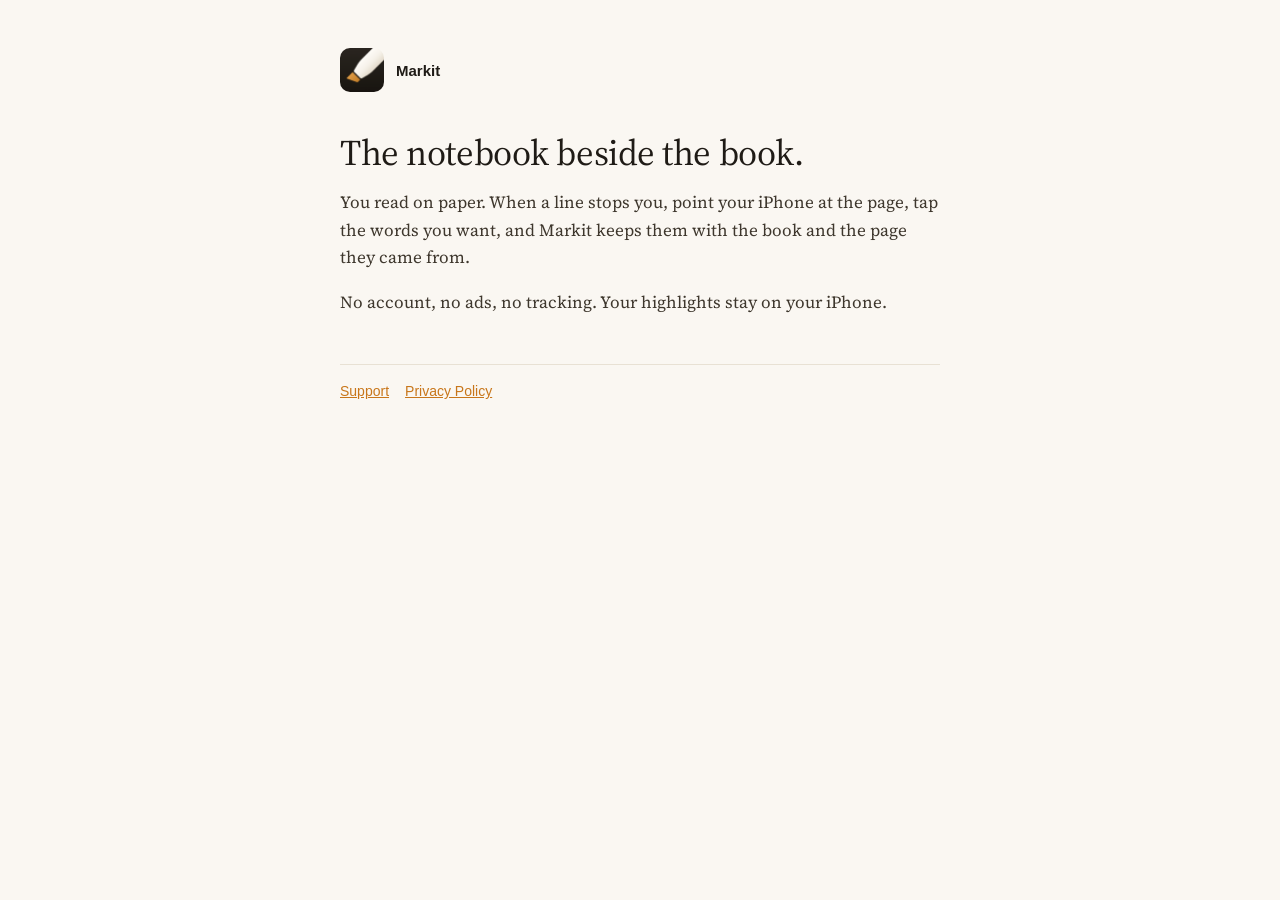
<file: index.html>
<!doctype html>
<html lang="en">
<head>
<meta charset="utf-8">
<meta name="viewport" content="width=device-width, initial-scale=1">
<title>Markit</title>
<meta name="description" content="Save highlights from the paper books you read.">
<link rel="preconnect" href="https://fonts.googleapis.com">
<link rel="preconnect" href="https://fonts.gstatic.com" crossorigin>
<link href="https://fonts.googleapis.com/css2?family=IBM+Plex+Mono&family=Source+Serif+4:opsz,wght@8..60,400;8..60,600&display=swap" rel="stylesheet">
<link rel="icon" href="icon.png">
<link rel="apple-touch-icon" href="icon.png">
<link rel="stylesheet" href="style.css">
</head>
<body>
<main>
  <header><a href="./"><img src="icon.png" alt="">Markit</a></header>

  <h1>The notebook beside the book.</h1>
  <p>You read on paper. When a line stops you, point your iPhone at the page, tap the words you want, and Markit keeps them with the book and the page they came from.</p>
  <p>No account, no ads, no tracking. Your highlights stay on your iPhone.</p>

  <nav><a href="support/">Support</a><a href="privacy/">Privacy Policy</a></nav>
</main>
</body>
</html>
</file>
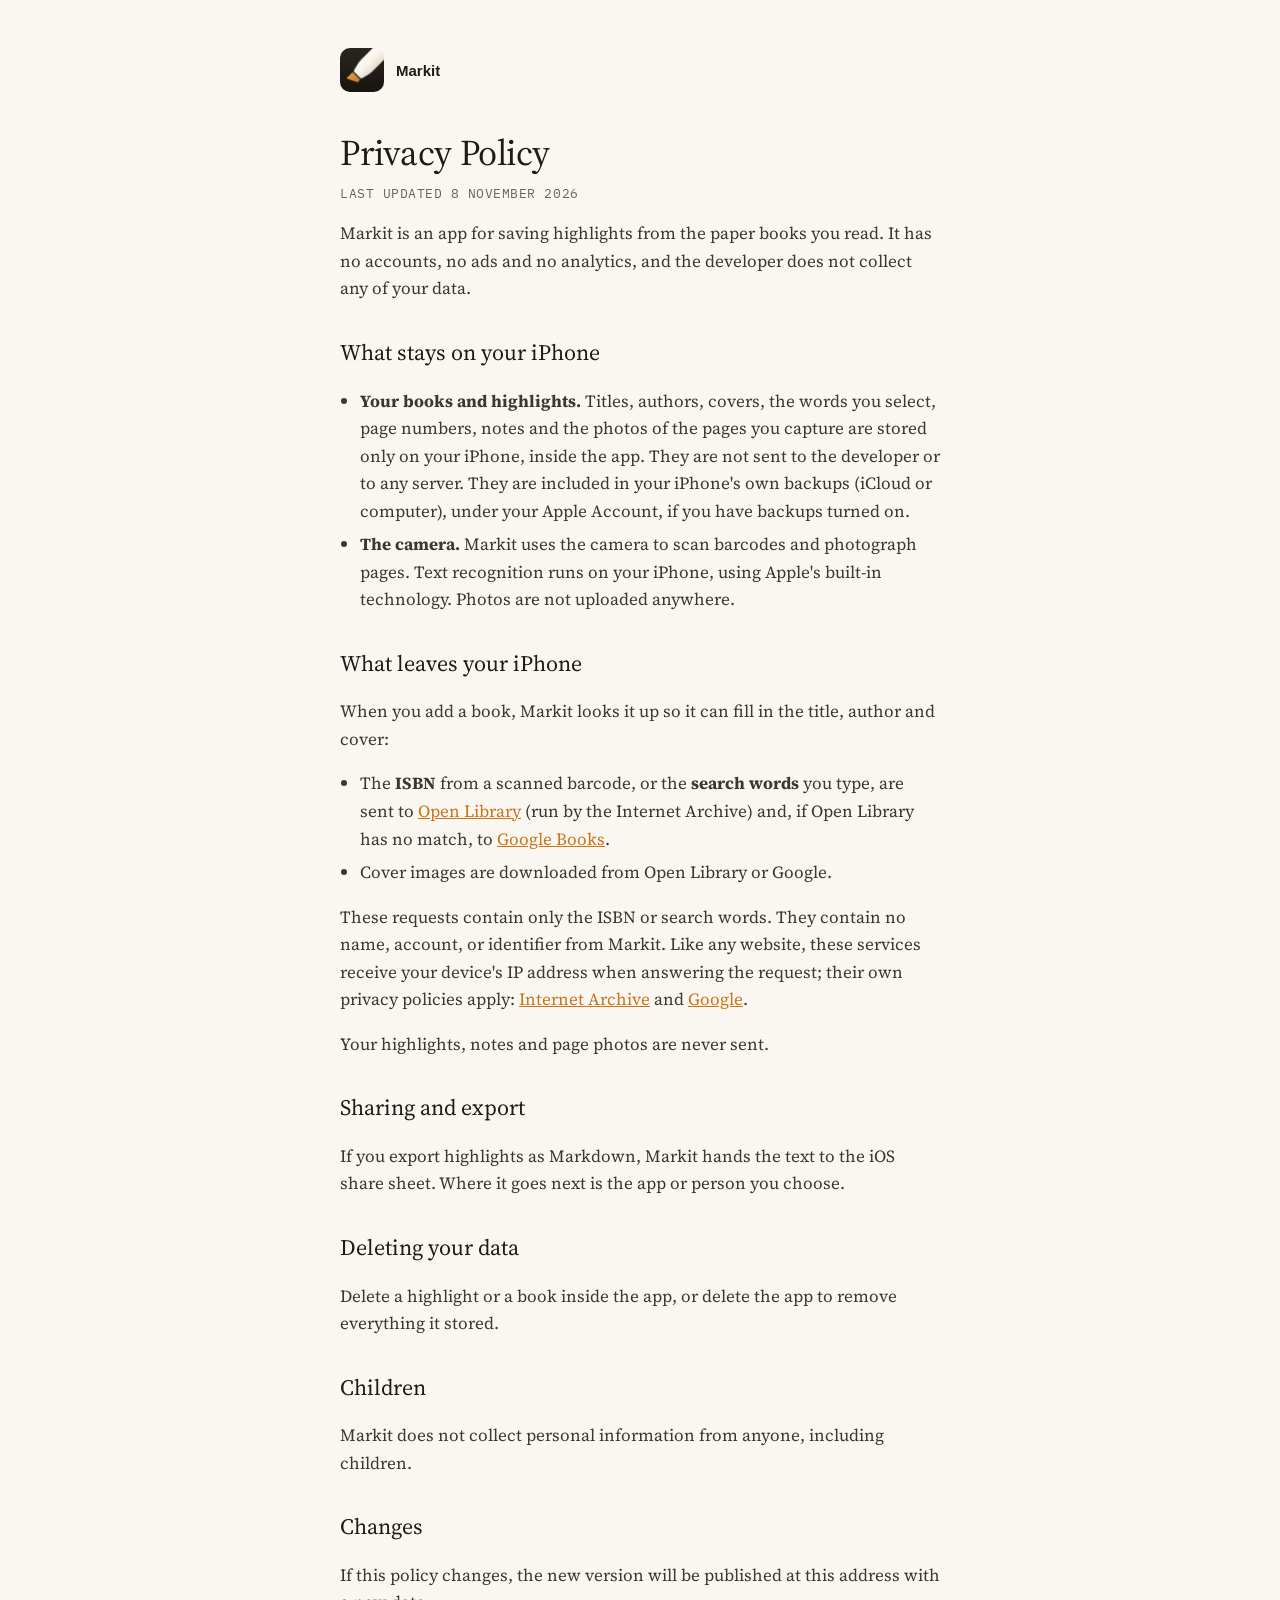
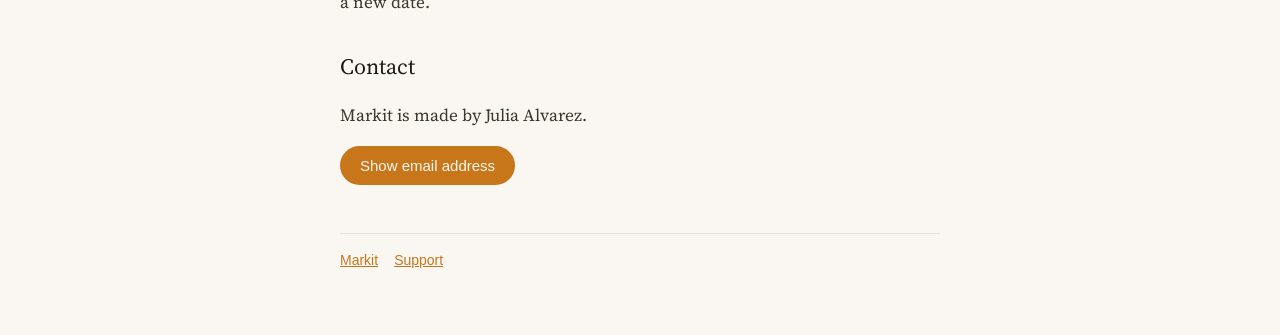
<file: privacy/index.html>
<!doctype html>
<html lang="en">
<head>
<meta charset="utf-8">
<meta name="viewport" content="width=device-width, initial-scale=1">
<title>Markit Privacy Policy</title>
<link rel="preconnect" href="https://fonts.googleapis.com">
<link rel="preconnect" href="https://fonts.gstatic.com" crossorigin>
<link href="https://fonts.googleapis.com/css2?family=IBM+Plex+Mono&family=Source+Serif+4:opsz,wght@8..60,400;8..60,600&display=swap" rel="stylesheet">
<link rel="icon" href="../icon.png">
<link rel="stylesheet" href="../style.css">
</head>
<body>
<main>
  <header><a href="../"><img src="../icon.png" alt="">Markit</a></header>

  <h1>Privacy Policy</h1>
  <p class="meta">LAST UPDATED 8 NOVEMBER 2026</p>

  <p>Markit is an app for saving highlights from the paper books you read. It has no accounts, no ads and no analytics, and the developer does not collect any of your data.</p>

  <h2>What stays on your iPhone</h2>
  <ul>
    <li><strong>Your books and highlights.</strong> Titles, authors, covers, the words you select, page numbers, notes and the photos of the pages you capture are stored only on your iPhone, inside the app. They are not sent to the developer or to any server. They are included in your iPhone's own backups (iCloud or computer), under your Apple Account, if you have backups turned on.</li>
    <li><strong>The camera.</strong> Markit uses the camera to scan barcodes and photograph pages. Text recognition runs on your iPhone, using Apple's built-in technology. Photos are not uploaded anywhere.</li>
  </ul>

  <h2>What leaves your iPhone</h2>
  <p>When you add a book, Markit looks it up so it can fill in the title, author and cover:</p>
  <ul>
    <li>The <strong>ISBN</strong> from a scanned barcode, or the <strong>search words</strong> you type, are sent to <a href="https://openlibrary.org">Open Library</a> (run by the Internet Archive) and, if Open Library has no match, to <a href="https://books.google.com">Google Books</a>.</li>
    <li>Cover images are downloaded from Open Library or Google.</li>
  </ul>
  <p>These requests contain only the ISBN or search words. They contain no name, account, or identifier from Markit. Like any website, these services receive your device's IP address when answering the request; their own privacy policies apply: <a href="https://archive.org/about/terms.php">Internet Archive</a> and <a href="https://policies.google.com/privacy">Google</a>.</p>
  <p>Your highlights, notes and page photos are never sent.</p>

  <h2>Sharing and export</h2>
  <p>If you export highlights as Markdown, Markit hands the text to the iOS share sheet. Where it goes next is the app or person you choose.</p>

  <h2>Deleting your data</h2>
  <p>Delete a highlight or a book inside the app, or delete the app to remove everything it stored.</p>

  <h2>Children</h2>
  <p>Markit does not collect personal information from anyone, including children.</p>

  <h2>Changes</h2>
  <p>If this policy changes, the new version will be published at this address with a new date.</p>

  <h2>Contact</h2>
  <p>Markit is made by Julia Alvarez.</p>
  <p class="contact"><button type="button">Show email address</button></p>
  <noscript><p>Turn on JavaScript to see the email address.</p></noscript>

  <nav><a href="../">Markit</a><a href="../support/">Support</a></nav>
</main>
<script src="../contact.js"></script>
</body>
</html>
</file>
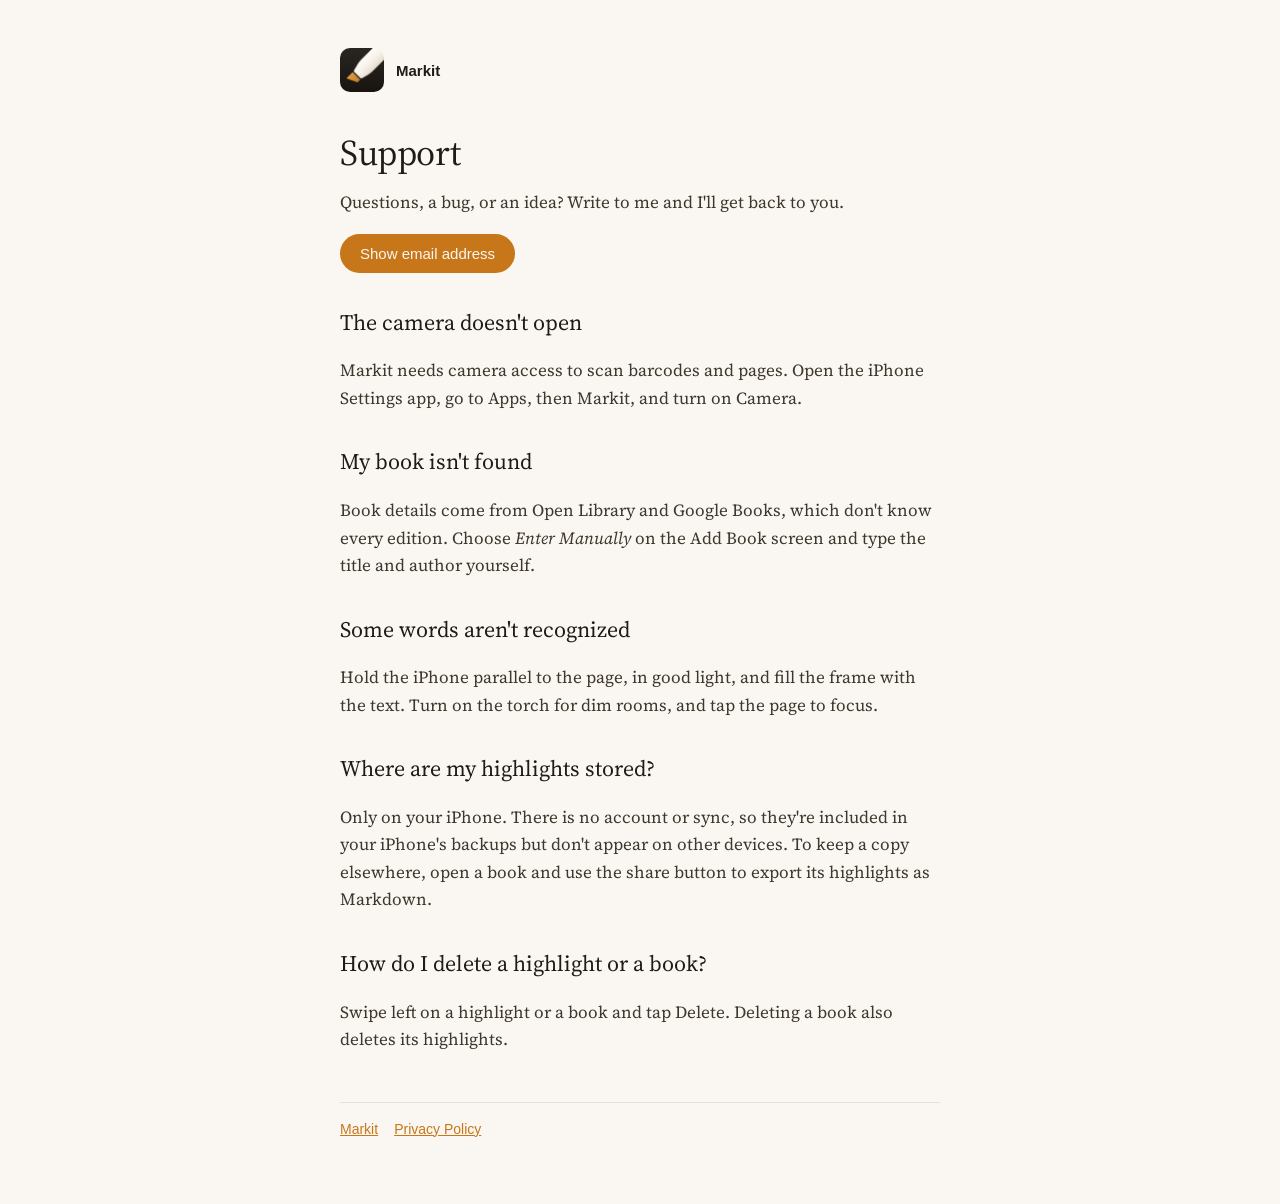
<file: support/index.html>
<!doctype html>
<html lang="en">
<head>
<meta charset="utf-8">
<meta name="viewport" content="width=device-width, initial-scale=1">
<title>Markit Support</title>
<link rel="preconnect" href="https://fonts.googleapis.com">
<link rel="preconnect" href="https://fonts.gstatic.com" crossorigin>
<link href="https://fonts.googleapis.com/css2?family=IBM+Plex+Mono&family=Source+Serif+4:opsz,wght@8..60,400;8..60,600&display=swap" rel="stylesheet">
<link rel="icon" href="../icon.png">
<link rel="stylesheet" href="../style.css">
</head>
<body>
<main>
  <header><a href="../"><img src="../icon.png" alt="">Markit</a></header>

  <h1>Support</h1>
  <p>Questions, a bug, or an idea? Write to me and I'll get back to you.</p>
  <p class="contact"><button type="button">Show email address</button></p>
  <noscript><p>Turn on JavaScript to see the email address.</p></noscript>

  <h2>The camera doesn't open</h2>
  <p>Markit needs camera access to scan barcodes and pages. Open the iPhone Settings app, go to Apps, then Markit, and turn on Camera.</p>

  <h2>My book isn't found</h2>
  <p>Book details come from Open Library and Google Books, which don't know every edition. Choose <em>Enter Manually</em> on the Add Book screen and type the title and author yourself.</p>

  <h2>Some words aren't recognized</h2>
  <p>Hold the iPhone parallel to the page, in good light, and fill the frame with the text. Turn on the torch for dim rooms, and tap the page to focus.</p>

  <h2>Where are my highlights stored?</h2>
  <p>Only on your iPhone. There is no account or sync, so they're included in your iPhone's backups but don't appear on other devices. To keep a copy elsewhere, open a book and use the share button to export its highlights as Markdown.</p>

  <h2>How do I delete a highlight or a book?</h2>
  <p>Swipe left on a highlight or a book and tap Delete. Deleting a book also deletes its highlights.</p>

  <nav><a href="../">Markit</a><a href="../privacy/">Privacy Policy</a></nav>
</main>
<script src="../contact.js"></script>
</body>
</html>
</file>
<file: style.css>
:root {
  --paper: #FAF7F2;
  --ink: #1F1B16;
  --ink-soft: #3E372D;
  --ink-muted: #6E6356;
  --accent: #C8761A;
  --accent-tint: rgba(200, 118, 26, 0.08);
  --line: #E8E1D4;
}

@media (prefers-color-scheme: dark) {
  :root {
    --paper: #1C1A17;
    --ink: #EDE7DC;
    --ink-soft: #C9C0B0;
    --ink-muted: #8A8170;
    --accent: #D08C3A;
    --accent-tint: rgba(208, 140, 58, 0.12);
    --line: #312D27;
  }
}

* { box-sizing: border-box; }

body {
  margin: 0;
  background: var(--paper);
  color: var(--ink-soft);
  font: 400 17px/1.62 "Source Serif 4", Georgia, serif;
  font-feature-settings: "kern", "liga", "calt";
}

main {
  max-width: 640px;
  margin: 0 auto;
  padding: 48px 20px 64px;
}

header { margin-bottom: 32px; }

header img { width: 44px; height: 44px; border-radius: 10px; }

header a {
  display: inline-flex;
  align-items: center;
  gap: 12px;
  color: var(--ink);
  font: 600 15px/1 -apple-system, BlinkMacSystemFont, "Helvetica Neue", sans-serif;
  text-decoration: none;
}

h1 {
  color: var(--ink);
  font-size: 36px;
  font-weight: 400;
  line-height: 1.1;
  letter-spacing: -0.012em;
  margin: 0 0 8px;
}

h2 {
  color: var(--ink);
  font-size: 22px;
  font-weight: 400;
  margin: 32px 0 8px;
}

.meta {
  color: var(--ink-muted);
  font: 400 13px/1.4 "IBM Plex Mono", ui-monospace, monospace;
  letter-spacing: 0.04em;
}

a { color: var(--accent); }

ul { padding-left: 20px; }

li + li { margin-top: 6px; }

nav {
  margin-top: 48px;
  padding-top: 16px;
  border-top: 1px solid var(--line);
  font: 400 14px/1.5 -apple-system, BlinkMacSystemFont, "Helvetica Neue", sans-serif;
}

nav a { margin-right: 16px; }

.contact button {
  font: 500 15px/1 -apple-system, BlinkMacSystemFont, "Helvetica Neue", sans-serif;
  color: var(--paper);
  background: var(--accent);
  border: 0;
  border-radius: 999px;
  padding: 12px 20px;
  cursor: pointer;
}

.contact button:focus-visible { outline: 2px solid var(--ink); outline-offset: 2px; }
</file>
